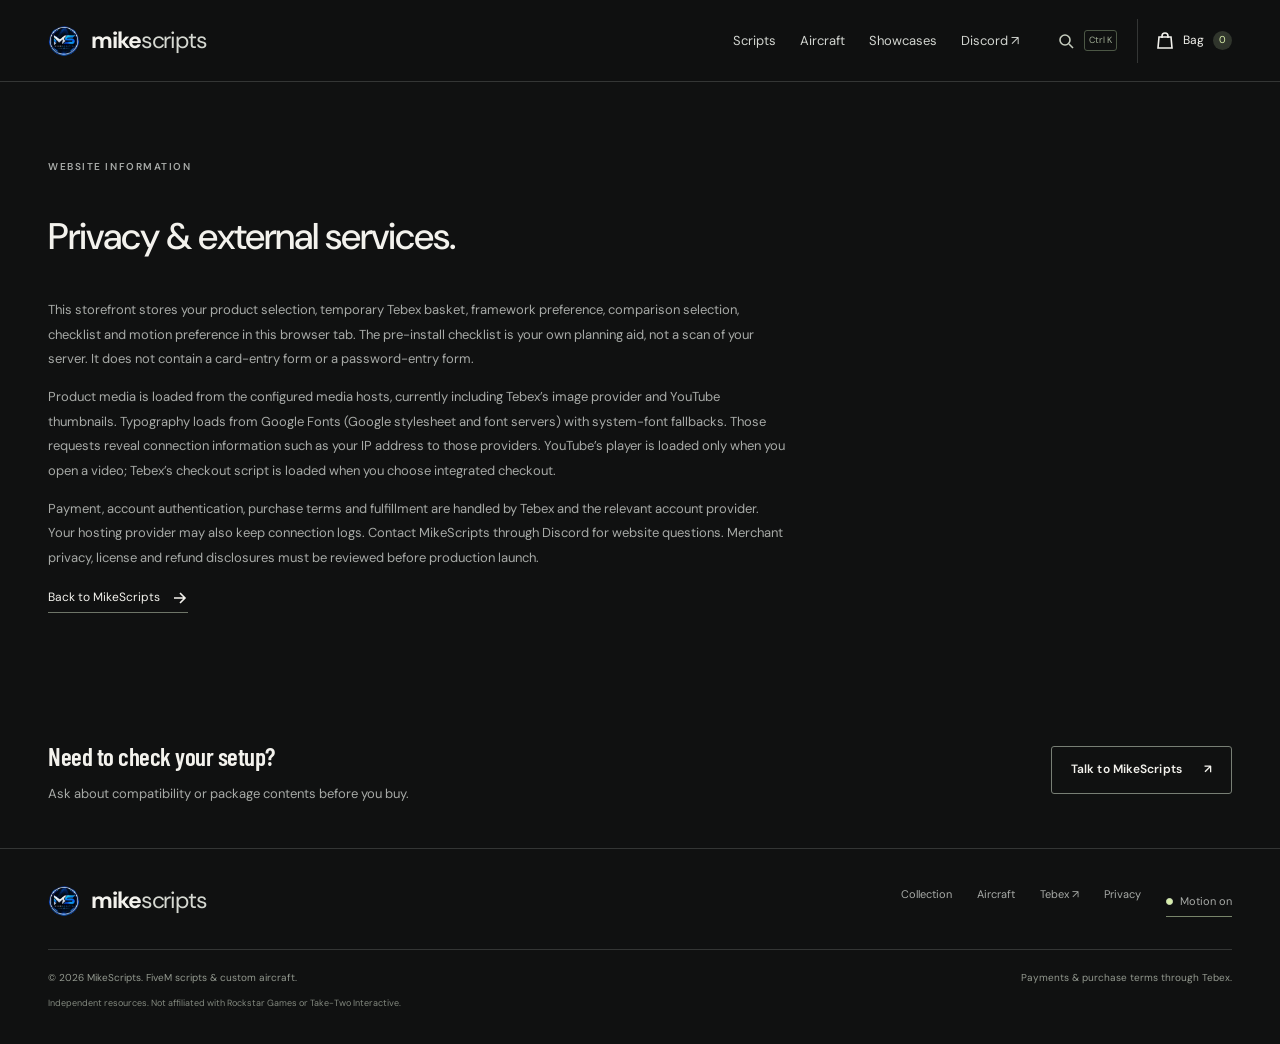
<file: storefront/privacy/index.html>
<!doctype html>
<html lang="en"><head><meta charset="utf-8"><meta name="viewport" content="width=device-width,initial-scale=1"><base href="../"><title>MikeScripts — FiveM scripts &amp; custom aircraft</title><meta name="description" content="Explore MikeScripts aviation, police, fire and recovery scripts, plus MS100 MAX and MS8000 custom aircraft. Watch product media and purchase through Tebex."><meta name="theme-color" content="#101111"><meta name="referrer" content="strict-origin-when-cross-origin"><meta property="og:title" content="MikeScripts — FiveM scripts &amp; custom aircraft"><meta property="og:description" content="Explore MikeScripts aviation, police, fire and recovery scripts, plus MS100 MAX and MS8000 custom aircraft. Watch product media and purchase through Tebex."><link rel="preconnect" href="https://fonts.googleapis.com"><link rel="preconnect" href="https://fonts.gstatic.com" crossorigin><link rel="stylesheet" href="https://fonts.googleapis.com/css2?family=Barlow+Condensed:wght@500;600&amp;family=DM+Sans:wght@400;500;600;700&amp;display=swap"><link rel="stylesheet" href="site.css"><link rel="stylesheet" href="experience.css"><script defer src="brand.js"></script><script defer src="config.js"></script><script defer src="media-overrides.js"></script><script defer src="owner-data.js"></script><script defer src="tebex.js"></script><script defer src="layout.js"></script><script defer src="site.js"></script><script defer src="commerce.js"></script><script defer src="experience.js"></script></head>
<body data-page="privacy"><main id="main"><h1>MikeScripts</h1><p>FiveM scripts and custom aircraft.</p></main><noscript><p><a href="https://mikescripts.tebex.io">Browse MikeScripts on Tebex</a>. Enable JavaScript to use the galleries.</p></noscript></body></html>
</file>
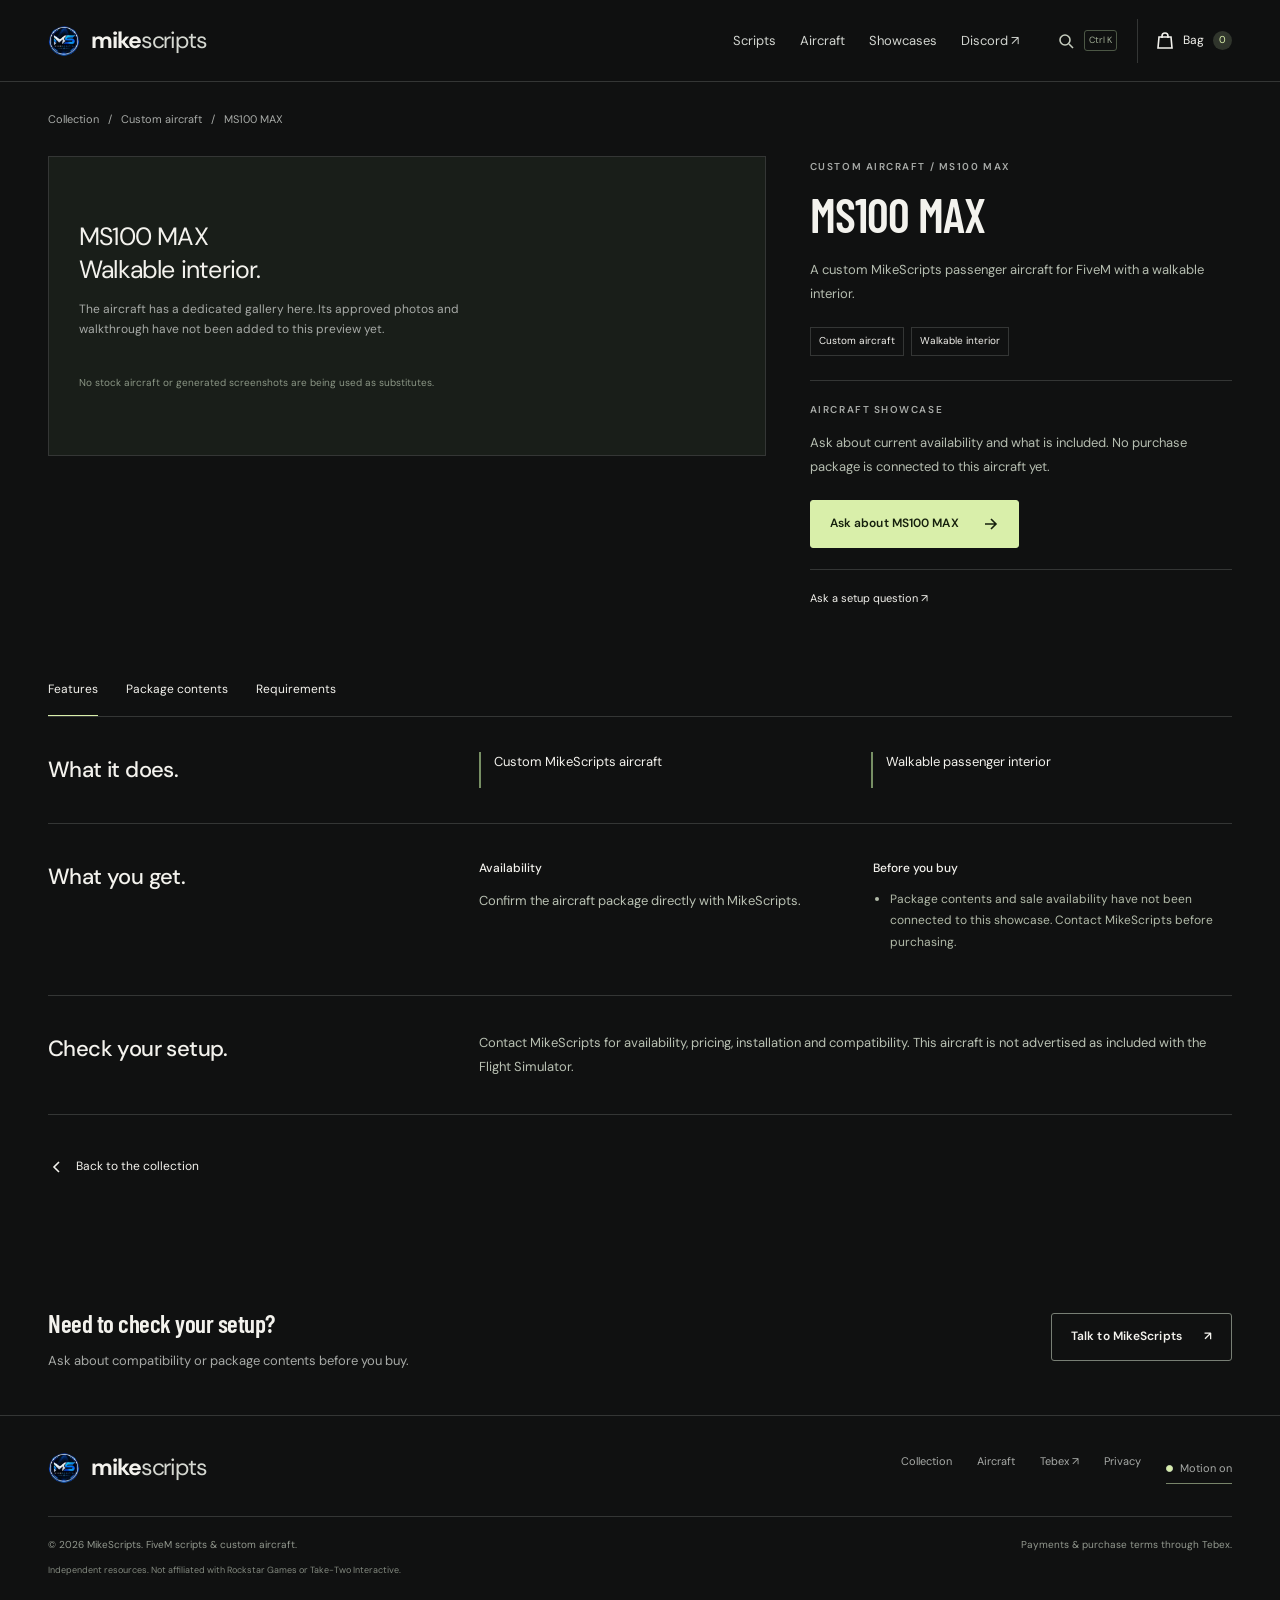
<file: storefront/products/ms100/index.html>
<!doctype html>
<html lang="en"><head><meta charset="utf-8"><meta name="viewport" content="width=device-width,initial-scale=1"><base href="../../"><title>MS100 MAX — MikeScripts</title><meta name="description" content="Passenger aircraft with a walkable cabin."><meta name="theme-color" content="#101111"><meta name="referrer" content="strict-origin-when-cross-origin"><meta property="og:title" content="MS100 MAX — MikeScripts"><meta property="og:description" content="Passenger aircraft with a walkable cabin."><link rel="preconnect" href="https://fonts.googleapis.com"><link rel="preconnect" href="https://fonts.gstatic.com" crossorigin><link rel="stylesheet" href="https://fonts.googleapis.com/css2?family=Barlow+Condensed:wght@500;600&amp;family=DM+Sans:wght@400;500;600;700&amp;display=swap"><link rel="stylesheet" href="site.css"><link rel="stylesheet" href="experience.css"><script defer src="brand.js"></script><script defer src="config.js"></script><script defer src="media-overrides.js"></script><script defer src="owner-data.js"></script><script defer src="tebex.js"></script><script defer src="layout.js"></script><script defer src="site.js"></script><script defer src="commerce.js"></script><script defer src="experience.js"></script></head>
<body data-page="ms100"><main id="main"><h1>MS100 MAX</h1><p>A custom MikeScripts passenger aircraft for FiveM with a walkable interior.</p></main><noscript><p><a href="https://mikescripts.tebex.io">Browse MikeScripts on Tebex</a>. Enable JavaScript to use the galleries.</p></noscript></body></html>
</file>
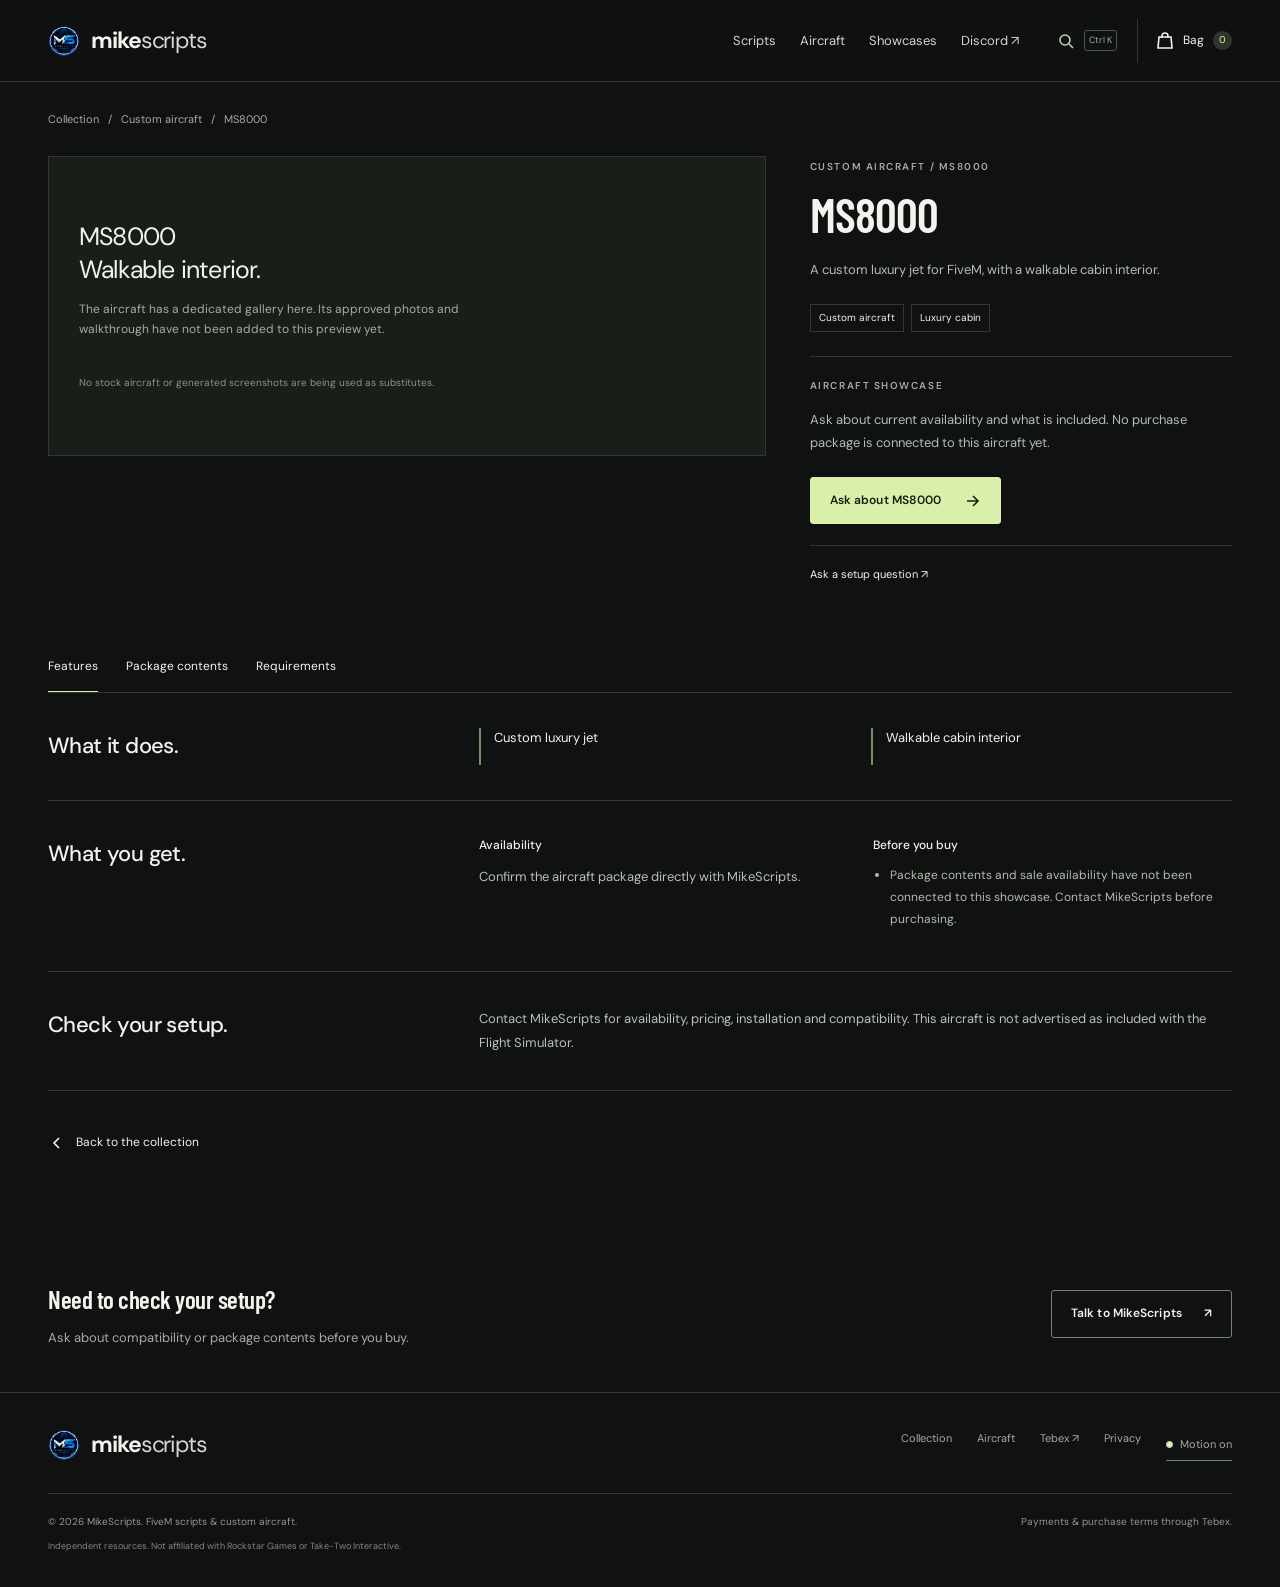
<file: storefront/products/ms8000/index.html>
<!doctype html>
<html lang="en"><head><meta charset="utf-8"><meta name="viewport" content="width=device-width,initial-scale=1"><base href="../../"><title>MS8000 — MikeScripts</title><meta name="description" content="Custom luxury jet with a walkable cabin."><meta name="theme-color" content="#101111"><meta name="referrer" content="strict-origin-when-cross-origin"><meta property="og:title" content="MS8000 — MikeScripts"><meta property="og:description" content="Custom luxury jet with a walkable cabin."><link rel="preconnect" href="https://fonts.googleapis.com"><link rel="preconnect" href="https://fonts.gstatic.com" crossorigin><link rel="stylesheet" href="https://fonts.googleapis.com/css2?family=Barlow+Condensed:wght@500;600&amp;family=DM+Sans:wght@400;500;600;700&amp;display=swap"><link rel="stylesheet" href="site.css"><link rel="stylesheet" href="experience.css"><script defer src="brand.js"></script><script defer src="config.js"></script><script defer src="media-overrides.js"></script><script defer src="owner-data.js"></script><script defer src="tebex.js"></script><script defer src="layout.js"></script><script defer src="site.js"></script><script defer src="commerce.js"></script><script defer src="experience.js"></script></head>
<body data-page="ms8000"><main id="main"><h1>MS8000</h1><p>A custom luxury jet for FiveM, with a walkable cabin interior.</p></main><noscript><p><a href="https://mikescripts.tebex.io">Browse MikeScripts on Tebex</a>. Enable JavaScript to use the galleries.</p></noscript></body></html>
</file>
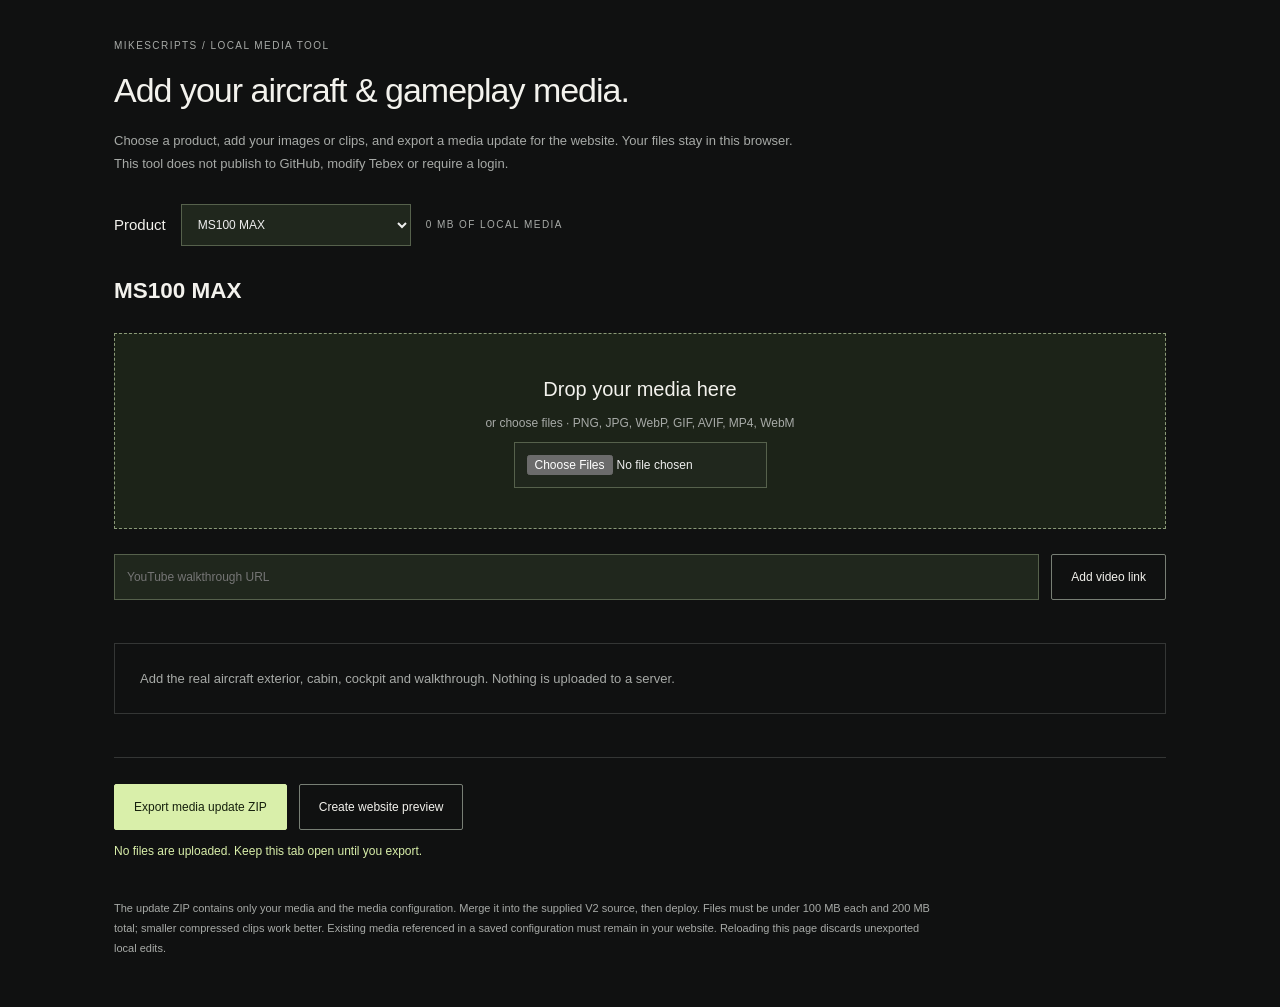
<file: storefront/media-studio.html>
<!doctype html><html lang="en"><head><meta charset="utf-8"><meta name="viewport" content="width=device-width,initial-scale=1"><title>MikeScripts — Local Media Studio</title><link rel="stylesheet" href="site.css"><style>
.studio{max-width:1100px;margin:auto;padding:38px 24px}.studio h1{font-size:34px;letter-spacing:-1px;font-weight:500;margin:12px 0}.studio-lead{font-size:13px;color:var(--muted);max-width:690px;line-height:1.8}.studio-bar{display:flex;align-items:center;gap:15px;flex-wrap:wrap;margin:28px 0}.studio select,.studio input{background:#20271d;color:#eee;border:1px solid #56614c;padding:12px;font-size:12px;border-radius:0}.studio select{min-width:230px}.drop-zone{display:block;border:1px dashed #8b9a78;padding:40px 24px;cursor:pointer;text-align:center;margin:25px 0;background:#1c2318}.drop-zone.dragover{background:#37452b}.drop-zone strong{font-weight:500;font-size:20px;display:block}.drop-zone span{font-size:12px;color:var(--muted);display:block;margin:10px 0}.studio-url{display:flex;gap:12px;flex-wrap:wrap}.studio-url input{flex:1;min-width:200px}.studio-gallery{display:grid;grid-template-columns:repeat(3,1fr);gap:20px;margin:30px 0}.studio-thumb{height:155px;display:grid;place-items:center;background:#252e20}.studio-thumb img,.studio-thumb video{width:100%;height:100%;object-fit:contain}.studio-item label{font-size:10px;display:block;padding-top:12px}.studio-item input{display:block;width:100%;margin-top:6px}.studio-item-actions{display:flex;gap:8px;margin-top:9px}.studio-item-actions .button{flex:1;font-size:10px;padding:9px;min-height:36px}.studio-empty{grid-column:1/-1;color:var(--muted);font-size:13px;padding:25px;border:1px solid var(--line)}.studio-export{display:flex;gap:12px;flex-wrap:wrap;padding-top:26px;border-top:1px solid var(--line)}#studio-status{font-size:12px;min-height:45px;color:var(--accent)}.studio-warning{font-size:11px;color:var(--muted);line-height:1.8;max-width:820px}@media(max-width:650px){.studio-gallery{grid-template-columns:1fr 1fr}.studio h1{font-size:29px}.studio-thumb{height:130px}}@media(max-width:400px){.studio-gallery{grid-template-columns:1fr}}
</style></head><body><main class="studio"><span class="kicker">MikeScripts / Local media tool</span><h1>Add your aircraft & gameplay media.</h1><p class="studio-lead">Choose a product, add your images or clips, and export a media update for the website. Your files stay in this browser. This tool does not publish to GitHub, modify Tebex or require a login.</p><div class="studio-bar"><label for="studio-product">Product</label><select id="studio-product"></select><span class="kicker" id="studio-total"></span></div><h2 id="studio-title"></h2><label id="drop-zone" class="drop-zone" for="studio-files"><strong>Drop your media here</strong><span>or choose files · PNG, JPG, WebP, GIF, AVIF, MP4, WebM</span><input id="studio-files" type="file" multiple accept="image/png,image/jpeg,image/webp,image/gif,image/avif,video/mp4,video/webm"></label><div class="studio-url"><input id="youtube-url" type="url" placeholder="YouTube walkthrough URL" aria-label="YouTube walkthrough URL"><button id="add-youtube" class="button">Add video link</button></div><div id="studio-gallery" class="studio-gallery"></div><div class="studio-export"><button id="export-media" class="button primary">Export media update ZIP</button><button id="export-preview" class="button">Create website preview</button></div><p id="studio-status" role="status" aria-live="polite">No files are uploaded. Keep this tab open until you export.</p><p class="studio-warning">The update ZIP contains only your media and the media configuration. Merge it into the supplied V2 source, then deploy. Files must be under 100 MB each and 200 MB total; smaller compressed clips work better. Existing media referenced in a saved configuration must remain in your website. Reloading this page discards unexported local edits.</p></main><script src="config.js"></script><script src="media-overrides.js"></script><script src="media-studio.js"></script></body></html>
</file>
<file: storefront/site.css>
:root{color-scheme:dark;--bg:#101111;--panel:#191a1a;--text:#f3f2ed;--muted:#a7aaa7;--line:#343635;--accent:#d9efaa;--max:1440px}*{box-sizing:border-box}html{scroll-behavior:smooth;scroll-padding-top:88px}body{margin:0;background:var(--bg);color:var(--text);font-family:Arial,Helvetica,sans-serif;font-size:15px;line-height:1.5;-webkit-font-smoothing:antialiased}body:has(dialog[open]){overflow:hidden}a{color:inherit;text-decoration:none}button,input,select{font:inherit}button{cursor:pointer;color:inherit;background:none;border:0}button:disabled{opacity:.5;cursor:not-allowed}button,a,input,select,summary{-webkit-tap-highlight-color:transparent}a:focus-visible,button:focus-visible,summary:focus-visible,input:focus-visible,select:focus-visible{outline:2px solid var(--accent);outline-offset:5px}img,video{display:block;max-width:100%}[hidden]{display:none!important}.wrap{max-width:var(--max);padding-inline:48px;margin:auto}.sr-only{position:absolute;width:1px;height:1px;overflow:hidden;clip-path:inset(50%)}.skip{position:fixed;top:-100px;left:15px;padding:12px;background:var(--accent);color:#111;z-index:100}.skip:focus{top:10px}.site-header{height:82px;position:sticky;top:0;z-index:25;background:#101111f7;border-bottom:1px solid var(--line)}.header-inner{height:100%;display:flex;align-items:center;gap:42px}.brand{display:flex;align-items:center;gap:11px;white-space:nowrap;font-size:23px;font-weight:700;letter-spacing:-1.1px}.brand img{height:32px;width:32px;object-fit:contain}.brand span span{font-weight:400;color:#d5d8d1}.nav{display:flex;gap:28px;align-items:center;margin-left:auto;font-size:13px}.nav a{color:#d2d5d0}.nav a:hover{color:var(--accent)}.header-actions{display:flex;align-items:center;gap:22px}.bag-button{border-left:1px solid var(--line);padding:8px 0 8px 24px;display:flex;gap:9px;align-items:center;font-size:12px}.bag-count{font-size:10px;min-width:19px;height:19px;display:grid;place-items:center;border-radius:50%;background:#30352c;color:var(--accent)}.menu-toggle{display:none;padding:8px}.mobile-nav{position:fixed;left:0;right:0;top:82px;background:#181a19;z-index:24;padding:15px 24px;border-bottom:1px solid var(--line)}.mobile-nav a{display:block;padding:12px 0}.icon{width:18px;height:18px;display:inline-block;flex-shrink:0;vertical-align:middle;fill:none;stroke:currentColor;stroke-width:1.6}.hero{position:relative;min-height:550px;isolation:isolate;max-width:1800px;margin:auto;overflow:hidden;background:#222725}.hero-media{position:absolute;inset:0;z-index:-3}.hero-media .media-frame{height:100%;aspect-ratio:auto;border:0}.hero-media .media-frame>canvas,.hero-media .media-frame>img,.hero-media .media-frame>video{object-fit:cover;width:100%;height:100%}.hero:after{content:'';position:absolute;inset:0;z-index:-1;background:linear-gradient(90deg,#0a0e0deb,rgba(10,14,13,.25) 68%),linear-gradient(0deg,#0a0e0d70,transparent 60%);pointer-events:none}.hero .wrap{padding-top:136px;padding-bottom:57px}.hero-kicker,.kicker{font-size:10px;letter-spacing:1.45px;text-transform:uppercase;display:block;color:var(--muted)}.hero-kicker{color:#dce1d8;margin-bottom:19px}.hero-kicker i{display:inline-block;width:6px;height:6px;background:var(--accent);margin-right:9px;border-radius:50%}.hero h1{font-size:clamp(38px,5.5vw,76px);font-weight:500;letter-spacing:-.058em;line-height:1.04;margin:0 0 19px;max-width:660px}.hero-copy{font-size:16px;line-height:1.75;max-width:425px;color:#d4d9d1;margin:0 0 28px}.actions{display:flex;flex-wrap:wrap;gap:12px;align-items:center}.button{min-height:46px;padding:13px 19px;font-size:12px;display:inline-flex;align-items:center;justify-content:center;gap:22px;border:1px solid #787f75;border-radius:2px}.button.primary{background:var(--accent);border-color:var(--accent);color:#16200d}.button:hover{filter:brightness(1.12)}.button.secondary{background:#11151370}.text-link{font-size:12px;display:inline-flex;align-items:center;gap:10px;border-bottom:1px solid #6e7568;padding-bottom:4px}.hero-bottom{display:flex;align-items:center;justify-content:space-between;margin-top:64px;color:#bac2b8;font-size:10px}.hero-bottom>span{letter-spacing:1.2px}.hero-motion{display:flex;align-items:center;gap:9px;font-size:11px;border:1px solid #b5c2b262;padding:8px 12px;background:#0d140c88}.featured-rail{border-bottom:1px solid var(--line)}.featured-inner{display:grid;grid-template-columns:repeat(4,1fr);gap:0}.feature-choice{padding:20px 19px;text-align:left;display:flex;align-items:center;gap:15px;border-top:2px solid transparent;border-right:1px solid var(--line);position:relative;min-width:0}.feature-choice:first-child{padding-left:0}.feature-choice:last-child{border-right:0}.feature-choice[aria-pressed=true]{border-top-color:var(--accent)}.feature-choice small{color:var(--muted);font-size:9px;text-transform:uppercase;letter-spacing:1px;display:block;margin-bottom:3px}.feature-choice strong{font-weight:500;font-size:12px;display:block;line-height:1.5}.feature-choice .mini-media{width:76px;aspect-ratio:16/10;flex-shrink:0;overflow:hidden;background:#282d29}.mini-media .media-frame{height:100%;width:100%;border:0}.mini-media .media-fallback{font-size:0}.section{padding-top:77px;padding-bottom:79px}.section-head{display:flex;justify-content:space-between;align-items:flex-end;gap:26px;margin-bottom:29px}.section-head h2{font-size:36px;font-weight:500;line-height:1.15;letter-spacing:-1.5px;margin:9px 0 0}.section-head>p{font-size:13px;color:var(--muted);margin:0;max-width:300px}.catalog-tools{display:flex;justify-content:space-between;align-items:center;gap:20px;border-bottom:1px solid var(--line);margin-bottom:30px}.filters{display:flex;gap:25px;overflow:auto;scrollbar-width:thin}.filters button{font-size:12px;color:var(--muted);padding:17px 0;white-space:nowrap;border-bottom:2px solid transparent}.filters button[aria-pressed=true]{color:var(--text);border-bottom-color:var(--accent)}.search{display:flex;align-items:center;gap:10px;border:0;padding-left:14px;min-width:170px}.search input{border:0;background:none;color:var(--text);outline-offset:3px;width:175px;padding:12px 0;font-size:12px}.product-grid{display:grid;grid-template-columns:repeat(2,minmax(0,1fr));gap:38px 28px}.product-card{min-width:0}.product-visual{position:relative;display:block;overflow:hidden;aspect-ratio:16/9;background:#242a25}.product-visual .media-frame{width:100%;height:100%;border:0}.product-visual .media-frame canvas,.product-visual .media-frame img{transition:transform .4s;object-fit:cover}.product-visual:hover .media-frame canvas,.product-visual:hover .media-frame img{transform:scale(1.025)}.media-tag{position:absolute;left:12px;top:12px;background:#101510d9;color:#e8ece4;border:1px solid #b1b9a84d;padding:4px 8px;font-size:9px;letter-spacing:.7px;pointer-events:none}.art-action{position:absolute;bottom:14px;right:14px;padding:9px 13px;background:#131915cf;border:1px solid #f5f5ee80;display:flex;gap:9px;align-items:center;font-size:10px}.product-info{padding:18px 0 0}.product-meta{display:flex;justify-content:space-between;gap:10px;font-size:10px;color:var(--muted);margin-bottom:7px}.product-info h3{font-size:23px;font-weight:500;letter-spacing:-.65px;margin:0 0 8px}.product-info p{font-size:13px;color:var(--muted);margin:0 0 16px;line-height:1.65}.product-bottom{border-top:1px solid var(--line);display:flex;align-items:center;justify-content:space-between;padding-top:13px;font-size:11px;gap:12px}.product-bottom a:hover{color:var(--accent)}.price-copy{font-size:12px}.price-copy small{display:block;color:var(--muted);font-size:10px;margin-top:3px}.empty-state{padding:40px;border:1px solid var(--line);color:var(--muted)}.catalog-note{font-size:10px;color:var(--muted);margin-top:26px;line-height:1.7}.showcases{border-block:1px solid var(--line);background:#171918}.showcase-grid{display:grid;grid-template-columns:1.3fr 1fr 1fr;gap:20px}.showcase-item{text-align:left;padding:0;min-width:0}.showcase-image{position:relative;aspect-ratio:16/10;overflow:hidden;background:#262c26}.showcase-image .media-frame{height:100%;width:100%}.showcase-item strong{display:block;font-size:15px;font-weight:500;margin:12px 0 3px}.showcase-item small{color:var(--muted);font-size:11px}.play-dot{position:absolute;left:50%;top:50%;transform:translate(-50%,-50%);width:45px;height:45px;display:grid;place-items:center;border:1px solid #e1e5d7;background:#11191188;border-radius:50%}.aircraft-section{background:#e9e8e1;color:#20221f}.aircraft-section .kicker{color:#646a60}.aircraft-section .section-head{align-items:flex-start}.flyms{font-size:33px;letter-spacing:-2px;font-style:italic;font-weight:700}.aircraft-section p{color:#62665d;font-size:13px;max-width:440px}.aircraft-list{border-top:1px solid #bebfb4}.aircraft-row{display:grid;grid-template-columns:1fr 1.4fr auto;gap:20px;align-items:center;border-bottom:1px solid #bebfb4;padding:32px 0}.aircraft-row h3{font-size:34px;font-weight:500;letter-spacing:-1.3px;margin:0 0 4px}.aircraft-row small{font-size:11px;color:#64695e}.aircraft-row p{margin:0;font-size:13px}.aircraft-row .text-link{font-size:12px;white-space:nowrap}.aircraft-row.with-media{grid-template-columns:280px 1fr auto}.aircraft-row .media-frame{aspect-ratio:16/9}.media-note{font-size:10px!important;margin-top:20px!important;max-width:100%!important}.support-section{padding-block:44px;border-bottom:1px solid var(--line)}.support-inner{display:flex;align-items:center;justify-content:space-between;gap:25px}.support-inner h2{font-size:25px;font-weight:500;letter-spacing:-.8px;margin:0 0 6px}.support-inner p{font-size:13px;color:var(--muted);margin:0}.footer{padding-block:33px}.footer-top{display:flex;justify-content:space-between;gap:25px;align-items:center}.footer-links{display:flex;gap:25px;font-size:11px;color:var(--muted)}.footer-bottom{font-size:10px;color:#93998f;display:flex;justify-content:space-between;gap:25px;border-top:1px solid var(--line);margin-top:29px;padding-top:20px}.footer-disclaimer{font-size:9px;color:#83897f;margin-bottom:0}.media-frame{position:relative;overflow:hidden;background:#242a26;aspect-ratio:16/9;isolation:isolate}.media-frame>img,.media-frame>canvas,.media-frame>video{width:100%;height:100%;object-fit:contain;position:absolute;inset:0}.media-frame>canvas{z-index:1;pointer-events:none}.media-frame.ready .media-fallback{display:none}.media-frame>.motion-img{visibility:hidden}.media-frame.playing>.motion-img{visibility:visible;z-index:2}.media-frame.playing>canvas{visibility:hidden}.media-fallback{position:absolute;inset:0;display:flex;flex-direction:column;align-items:center;justify-content:center;padding:25px;color:#acb6a8;text-align:center;font-size:12px;gap:8px;background:#222a23}.media-fallback small{font-size:10px;color:#838f7e}.hero .media-fallback{align-items:flex-end;justify-content:flex-start;padding:26px 48px;font-size:11px}.media-frame.failed .media-fallback{display:flex}.media-frame.failed img,.media-frame.failed canvas{display:none}.breadcrumb{display:flex;gap:9px;font-size:11px;color:var(--muted);padding-block:28px}.breadcrumb a:hover{color:var(--text)}.product-page{padding-bottom:70px}.product-layout{display:grid;grid-template-columns:minmax(0,1.7fr) minmax(300px,1fr);gap:44px;align-items:start}.gallery-stage{position:relative;background:#202820}.gallery-stage .media-frame{aspect-ratio:16/10}.gallery-stage .gallery-play{position:absolute;inset:0;display:grid;place-items:center;background:none}.gallery-play>span{display:flex;gap:12px;align-items:center;background:#101a12dd;padding:15px 22px;border:1px solid #e4ecdc80;font-size:12px}.gallery-controls{display:flex;justify-content:space-between;align-items:center;margin:11px 0 17px;gap:12px;font-size:11px;color:var(--muted)}.gallery-controls .control-group{display:flex;gap:8px;align-items:center}.icon-button{border:1px solid #4c5648;min-width:37px;min-height:36px;display:inline-flex;justify-content:center;align-items:center;padding:8px}.gallery-thumbs{display:flex;gap:9px;overflow:auto;scrollbar-width:thin;padding-bottom:7px}.gallery-thumb{position:relative;flex-shrink:0;width:106px;aspect-ratio:16/10;padding:0;border:1px solid transparent;opacity:.65}.gallery-thumb[aria-pressed=true]{border-color:var(--accent);opacity:1}.gallery-thumb .media-frame{height:100%;width:100%}.gallery-thumb .media-fallback{font-size:8px;padding:6px}.gallery-thumb .media-fallback small{display:none}.gallery-thumb .clip-mark{position:absolute;left:5px;bottom:5px;padding:2px 4px;background:#10170fe0;font-size:8px;z-index:3}.gallery-caption{font-size:11px;color:var(--muted);margin-top:12px}.buy-panel{padding-top:3px;position:sticky;top:111px}.buy-panel h1{font-size:40px;line-height:1.1;font-weight:500;letter-spacing:-1.8px;margin:13px 0 18px}.buy-panel .intro{font-size:13px;line-height:1.8;color:#b5bdb0;margin-bottom:22px}.compat{display:flex;gap:7px;flex-wrap:wrap;margin-bottom:24px}.compat span{border:1px solid var(--line);font-size:10px;padding:5px 8px}.purchase-block{padding-block:21px;border-top:1px solid var(--line);border-bottom:1px solid var(--line)}.purchase-block label{font-size:11px;display:block;margin-bottom:8px}.purchase-block select{background:#1a2019;color:var(--text);border:1px solid #53614d;padding:11px;width:100%;font-size:12px;margin-bottom:18px}.purchase-price{font-size:24px;letter-spacing:-.6px;margin-bottom:16px}.purchase-price small{display:block;font-size:11px;letter-spacing:0;color:var(--muted);margin-top:5px}.purchase-actions{display:flex;gap:9px;flex-wrap:wrap}.purchase-actions>.button{flex:1}.purchase-help{font-size:10px;color:var(--muted);line-height:1.7;margin:15px 0 0}.panel-links{display:flex;gap:22px;flex-wrap:wrap;font-size:11px;margin-top:19px}.product-tabs{display:flex;gap:28px;border-bottom:1px solid var(--line);margin-top:58px;font-size:12px}.product-tabs a{padding:15px 0}.product-tabs a:first-child{border-bottom:1px solid var(--accent)}.product-content-row{display:grid;grid-template-columns:1fr 2fr;gap:55px;padding-block:35px;border-bottom:1px solid var(--line)}.product-content-row h2{font-size:22px;font-weight:500;letter-spacing:-.6px;margin:0}.product-content-row p{font-size:13px;color:#b9c1b3;line-height:1.85;margin:0}.feature-list{margin:0;padding:0;list-style:none;display:grid;grid-template-columns:1fr 1fr;gap:20px 30px}.feature-list li{font-size:13px;border-left:2px solid #778f64;padding-left:13px;line-height:1.6}.included-grid{display:grid;grid-template-columns:1fr 1fr;gap:35px}.included-grid h3{font-size:12px;font-weight:500;margin:0 0 10px}.included-grid ul{margin:0;padding-left:17px;font-size:12px;color:#b2bba9;line-height:1.8}.included-grid li{margin-bottom:6px}.aircraft-empty{padding:55px 30px;border:1px solid var(--line);min-height:300px;display:flex;flex-direction:column;justify-content:center;background:#191e19}.aircraft-empty h2{font-size:25px;font-weight:400;letter-spacing:-.8px;max-width:310px;line-height:1.3;margin:0 0 14px}.aircraft-empty p{color:var(--muted);font-size:12px;max-width:380px;margin:0}.aircraft-empty small{margin-top:35px;color:#8b9685;font-size:10px}.back-collection{margin-top:30px;font-size:12px;display:inline-flex;gap:10px}.viewer{width:min(1200px,95vw);padding:0;background:#101410;border:1px solid #64745a;border-radius:0;max-height:95dvh;color:var(--text)}dialog::backdrop{background:#050904e8}.viewer-head{display:flex;justify-content:space-between;align-items:center;padding:15px 20px;gap:12px;font-size:12px}.viewer .media-frame{max-height:75dvh;aspect-ratio:16/9}.viewer iframe{width:100%;aspect-ratio:16/9;display:block;border:0;background:black}.viewer video{max-height:75dvh;width:100%;background:black}.viewer-foot{padding:13px 20px;display:flex;align-items:center;justify-content:space-between;font-size:11px;color:var(--muted);gap:20px}.viewer-foot button{border:1px solid var(--line);padding:9px 13px;min-height:36px}.cart-dialog{width:min(450px,100vw);max-height:100dvh;height:100dvh;margin:0 0 0 auto;padding:0;background:#151914;color:var(--text);border:0;border-left:1px solid #596650;border-radius:0;overflow:auto}.cart-head{padding:27px 24px;border-bottom:1px solid var(--line);display:flex;justify-content:space-between;align-items:center}.cart-head h2{font-size:27px;font-weight:500;letter-spacing:-.8px;margin:5px 0}.cart-item{margin:0 24px;padding:21px 0;border-bottom:1px solid var(--line);display:flex;align-items:center;justify-content:space-between;gap:15px}.cart-item h3{font-size:14px;font-weight:500;margin:0 0 5px}.cart-item p{font-size:11px;color:var(--muted);margin:0;line-height:1.8}.cart-empty{padding:28px 24px;color:var(--muted);font-size:13px}.cart-foot{padding:24px}.cart-foot p{font-size:11px;line-height:1.8;color:var(--muted)}.cart-foot .button{width:100%}.cart-foot>a{display:block;text-align:center;margin-top:16px;font-size:11px}#checkout-stage{padding:0 24px}#checkout-stage:empty{padding:0}#checkout-stage p{font-size:12px;line-height:1.8;border:1px solid #455839;background:#202e1a;padding:13px;margin-top:22px}#checkout-stage .error{border-color:#95524c;background:#341e1c}#checkout-stage .button{width:100%;margin-bottom:8px}.basket-total{padding:17px;border:1px solid var(--line);font-size:12px;margin-bottom:18px}.basket-total strong{display:block;font-size:25px}.checkout-ready-link{font-size:11px;display:block;padding:14px 0;text-align:center}.toast{position:fixed;bottom:25px;left:50%;transform:translateX(-50%);background:#e4edda;color:#1b2513;font-size:12px;padding:14px 22px;z-index:50;max-width:90vw;border:1px solid #98a68c;opacity:0;pointer-events:none}.toast.show{opacity:1}.noscript{padding:20px;background:#d8e4c6;color:#15210c}.preview-note{position:fixed;bottom:12px;left:12px;z-index:20;background:#171d14e8;border:1px solid #718363;color:#dfe9d4;padding:7px 11px;font-size:10px;max-width:65vw}.privacy p{color:var(--muted);font-size:13px;line-height:1.9;max-width:740px}.privacy h1{font-size:37px;font-weight:500;letter-spacing:-1px}
@media(min-width:1600px){.hero .wrap{padding-top:172px;padding-bottom:65px}.hero{min-height:650px}}
@media(max-width:1100px){.wrap{padding-inline:30px}.header-inner{gap:25px}.nav{gap:19px}.brand{font-size:21px}.feature-choice{gap:10px;padding-inline:12px}.feature-choice .mini-media{width:53px}.feature-choice strong{font-size:11px}.hero .wrap{padding-top:110px}.product-layout{gap:27px;grid-template-columns:minmax(0,1.5fr) minmax(280px,1fr)}.buy-panel h1{font-size:33px}.filters{gap:20px}.aircraft-row.with-media{grid-template-columns:200px 1fr auto}}
@media(max-width:800px){.site-header{height:70px}.wrap{padding-inline:23px}.nav{display:none}.header-actions{margin-left:auto;gap:15px}.menu-toggle{display:block}.bag-button{padding-left:17px}.mobile-nav{top:70px}.hero{min-height:515px}.hero .wrap{padding-top:111px;padding-bottom:34px}.hero h1{font-size:50px;max-width:500px}.hero-copy{font-size:14px;max-width:380px}.hero-bottom{margin-top:53px}.hero:after{background:linear-gradient(90deg,#0a0e0de0,#0a0e0d5c),linear-gradient(0deg,#0a0e0d88,transparent)}.hero .media-fallback{padding:24px}.featured-inner{grid-template-columns:repeat(4,190px);overflow:auto;scrollbar-width:thin}.feature-choice{padding:15px 13px}.feature-choice:first-child{padding-left:0}.feature-choice .mini-media{width:55px}.section{padding-block:58px}.section-head h2{font-size:30px}.section-head>p{max-width:220px;font-size:12px}.catalog-tools{flex-wrap:wrap;gap:0;padding-bottom:8px}.filters{width:100%;justify-content:space-between;gap:16px}.search{padding:0;width:100%}.search input{width:100%}.product-grid{gap:30px 21px}.product-info h3{font-size:21px}.product-info p{font-size:12px}.product-meta{font-size:9px}.showcase-grid{grid-template-columns:1fr 1fr}.showcase-item:first-child{grid-column:1/-1}.showcase-item:first-child .showcase-image{aspect-ratio:21/9}.aircraft-row{grid-template-columns:1fr auto;gap:15px}.aircraft-row p{grid-column:1;grid-row:2}.aircraft-row>.text-link{grid-column:2;grid-row:1/3}.aircraft-row h3{font-size:30px}.aircraft-row.with-media{grid-template-columns:150px 1fr}.aircraft-row.with-media>.text-link{grid-column:2;grid-row:2}.aircraft-row.with-media>.media-frame{grid-row:1/3}.aircraft-row.with-media p{display:none}.product-layout{grid-template-columns:1fr;gap:27px}.buy-panel{position:static}.buy-panel h1{font-size:35px}.gallery-stage .media-frame{aspect-ratio:16/9}.buy-panel .intro{max-width:570px}.buy-panel .purchase-block{max-width:100%}.purchase-actions{max-width:100%}.purchase-actions>.button{flex:1}.product-tabs{margin-top:39px}.product-content-row{grid-template-columns:1fr;gap:20px;padding-block:29px}.product-content-row h2{font-size:21px}.footer-top{align-items:flex-start}.footer-links{flex-wrap:wrap;gap:12px 20px;justify-content:flex-end;max-width:250px}.support-inner h2{font-size:22px}.support-inner p{font-size:12px;max-width:330px}.support-inner .button{white-space:nowrap}}
@media(max-width:520px){.wrap{padding-inline:19px}.brand{font-size:20px;gap:8px}.brand img{width:27px;height:27px}.header-inner{gap:13px}.bag-button{padding-left:11px;gap:7px}.header-actions{gap:6px}.hero h1{font-size:43px;letter-spacing:-2px}.hero .wrap{padding-top:95px}.hero-copy{max-width:310px}.hero-bottom>span{font-size:8px;letter-spacing:.8px}.hero-motion{font-size:10px;padding:8px}.hero .button{font-size:11px;min-height:44px;padding:12px 14px;gap:14px}.hero{min-height:505px}.hero .media-fallback{padding:16px;font-size:9px}.section-head{flex-direction:column;align-items:flex-start;gap:14px}.section-head>p{max-width:300px}.section-head h2{font-size:31px}.filters{justify-content:flex-start;gap:23px}.filters button{font-size:11px}.product-grid{grid-template-columns:1fr;gap:32px}.product-info h3{font-size:23px}.product-info p{font-size:13px}.product-meta{font-size:10px}.product-visual{aspect-ratio:16/10}.showcase-grid{gap:17px}.showcase-item strong{font-size:13px}.showcase-item small{font-size:10px}.showcase-item:first-child .showcase-image{aspect-ratio:16/10}.play-dot{width:36px;height:36px}.aircraft-section .section-head{flex-direction:row;gap:20px}.flyms{font-size:27px}.aircraft-row h3{font-size:28px}.aircraft-row p{font-size:12px}.aircraft-row>.text-link{font-size:11px}.aircraft-row.with-media{grid-template-columns:1fr}.aircraft-row.with-media>.media-frame{grid-row:1;grid-column:1}.aircraft-row.with-media>.text-link{grid-column:1;grid-row:3;justify-self:start}.support-inner{flex-direction:column;align-items:flex-start;gap:20px}.footer-top{flex-direction:column;gap:25px}.footer-links{justify-content:flex-start;max-width:none;gap:20px}.footer-bottom{flex-direction:column;gap:7px;font-size:9px}.feature-list,.included-grid{grid-template-columns:1fr;gap:18px}.feature-list li{font-size:12px}.gallery-thumb{width:85px}.gallery-caption{font-size:10px}.gallery-controls{font-size:10px}.gallery-controls .control-group{gap:5px}.buy-panel h1{font-size:35px}.product-tabs{gap:21px;font-size:11px}.breadcrumb{font-size:10px}.hero-kicker{font-size:9px}.viewer-foot{gap:10px;padding-inline:12px}.viewer-head{padding-inline:12px}.viewer-foot>span{font-size:10px}.viewer-foot button{padding-inline:10px}.media-tag{font-size:8px}}
@media(prefers-reduced-motion:reduce){html{scroll-behavior:auto}*,*:before,*:after{animation:none!important;transition:none!important}.product-visual:hover .media-frame canvas,.product-visual:hover .media-frame img{transform:none}}
.product-layout>*{min-width:0}.gallery-controls{flex-wrap:wrap}.gallery-controls>.control-group{margin-left:auto}.gallery-controls>span{min-width:0;overflow-wrap:anywhere}.media-frame{min-width:0}.product-content-row>div{min-width:0}
.mini-media .media-fallback small{display:none}.purchase-actions #add-to-bag{flex:0 0 48px;padding:12px}.gallery-enlarge{position:absolute;inset:0;width:100%;height:100%;display:flex;justify-content:flex-end;align-items:flex-end;padding:16px;background:transparent}.gallery-enlarge>span{padding:9px;background:#101910d9;border:1px solid #a9b99a;display:grid;place-items:center}
</file>
